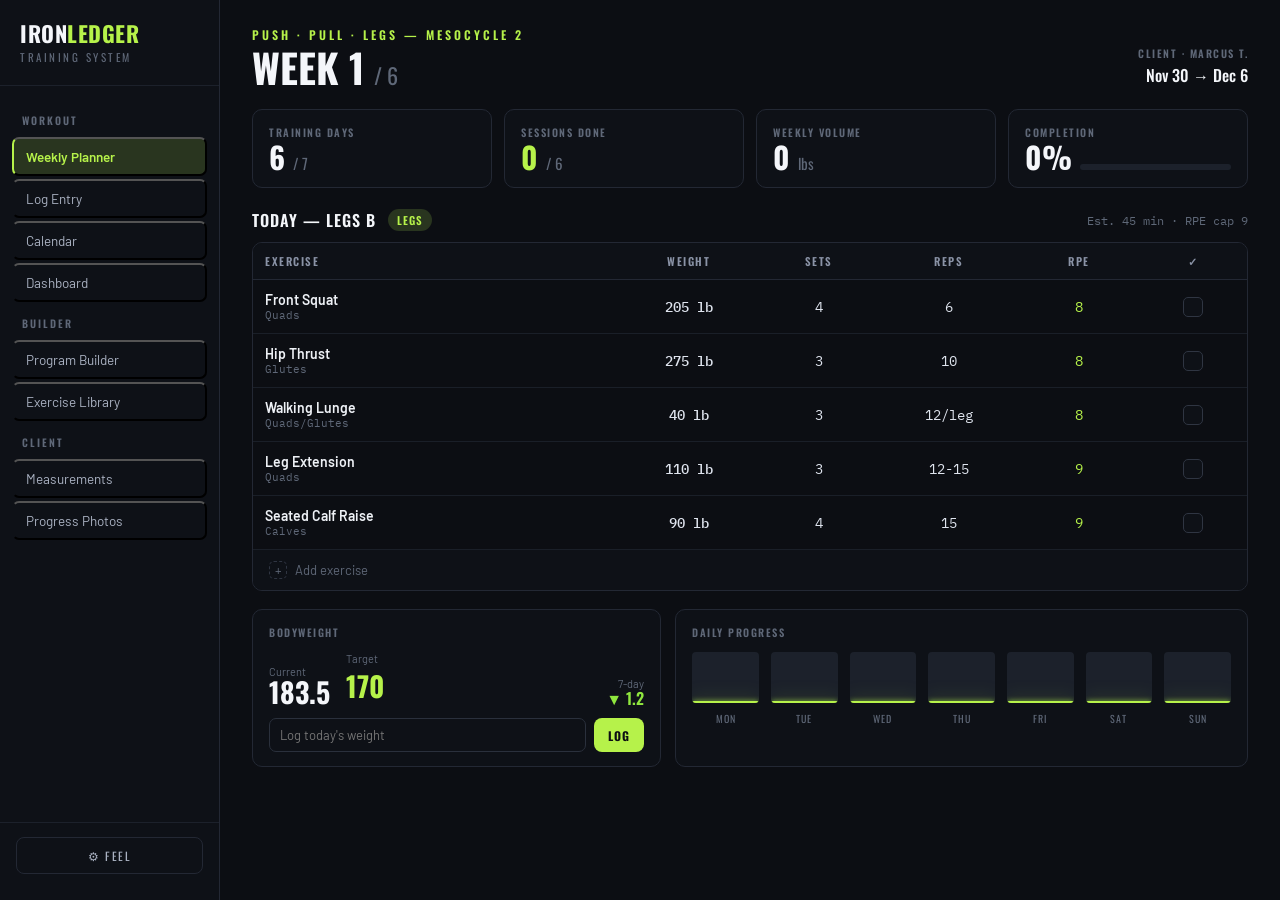
<file: index.html>
<!DOCTYPE html>
<html lang="en">
<head>
<meta charset="utf-8">
<meta name="viewport" content="width=device-width, initial-scale=1">
<title>Iron Ledger — Training System</title>
<link rel="preconnect" href="https://fonts.googleapis.com">
<link rel="preconnect" href="https://fonts.gstatic.com" crossorigin>
<link href="https://fonts.googleapis.com/css2?family=Oswald:wght@300;400;500;600;700&family=Barlow:wght@400;500;600;700&family=IBM+Plex+Mono:wght@400;500;600&display=swap" rel="stylesheet">
<link rel="stylesheet" href="./styles/main.css">
</head>
<body>
<div id="app-shell"></div>
<script type="module" src="./scripts/app.js"></script>
</body>
</html>
</file>
<file: styles/main.css>
/* Iron Ledger — design tokens & shared components
   Derived from Gym Tracker Template.dc.html, direction 1A (Slate + Lime) */

:root {
  --accent: #b6f24a;
  --pad: 1;
  --glow: none;

  --bg: #0c0e13;
  --panel: #12151c;
  --panel-border: #232834;
  --surface: #0e1117;
  --surface-border: #232834;
  --row-border: #1a1f28;
  --chip-border: #2a303c;
  --dash-border: #2f3542;

  --text-heading: #f4f6fa;
  --text-body: #eef1f6;
  --text-body2: #dfe4ee;
  --text-muted: #c3cad6;
  --text-dim: #aab2c2;
  --text-faint: #8a93a6;
  --text-ghost: #5f6878;
  --text-disabled: #3a4150;

  --positive: #8fe63e;
}

* { box-sizing: border-box; }

html, body {
  margin: 0;
  padding: 0;
  background: var(--bg);
  color: var(--text-body);
  font-family: 'Barlow', sans-serif;
  height: 100%;
}

body { min-height: 100vh; }

a { color: var(--accent); text-decoration: none; }
a:hover { filter: brightness(1.1); }

::-webkit-scrollbar { height: 8px; width: 8px; }
::-webkit-scrollbar-thumb { background: #2a2f3a; border-radius: 8px; }

button, input, select, textarea { font-family: inherit; }

/* ---------- layout shell ---------- */

#app-shell {
  display: flex;
  min-height: 100vh;
}

/* sidebar */

.sidebar {
  width: 220px;
  background: var(--surface);
  border-right: 1px solid var(--surface-border);
  padding: 22px 0;
  flex-shrink: 0;
  display: flex;
  flex-direction: column;
  position: sticky;
  top: 0;
  height: 100vh;
}

.sidebar-brand {
  padding: 0 20px 20px;
  border-bottom: 1px solid #1c212b;
}

.sidebar-brand .logo {
  font-family: 'Oswald', sans-serif;
  font-weight: 700;
  font-size: 22px;
  color: var(--text-heading);
  letter-spacing: .5px;
  line-height: 1;
}

.sidebar-brand .logo span { color: var(--accent); }

.sidebar-brand .tagline {
  color: var(--text-ghost);
  font-size: 11px;
  margin-top: 5px;
  font-family: 'Oswald', sans-serif;
  letter-spacing: 2.5px;
}

.sidebar-nav {
  padding: 16px 12px;
  display: flex;
  flex-direction: column;
  gap: 3px;
  overflow-y: auto;
  flex: 1;
}

.sidebar-nav .group-label {
  color: var(--text-ghost);
  font-size: 10.5px;
  letter-spacing: 2px;
  font-family: 'Oswald', sans-serif;
  font-weight: 600;
  padding: 10px 10px 6px;
  text-transform: uppercase;
}

.nav-item {
  display: flex;
  align-items: center;
  gap: 10px;
  padding: 9px 12px;
  border-radius: 7px;
  color: var(--text-dim);
  font-size: 13.5px;
  font-family: 'Barlow', sans-serif;
  cursor: pointer;
  border-left: 2px solid transparent;
  background: none;
  text-align: left;
  width: 100%;
}

.nav-item:hover { color: var(--text-body); }

.nav-item.active {
  background: color-mix(in srgb, var(--accent) 16%, var(--surface));
  color: var(--accent);
  font-weight: 600;
  border-left: 2px solid var(--accent);
}

.sidebar-footer {
  padding: 14px 16px 4px;
  border-top: 1px solid #1c212b;
}

/* main area */

#main-content {
  flex: 1;
  min-width: 0;
  padding: 26px 32px 60px;
}

.page-head {
  display: flex;
  justify-content: space-between;
  align-items: flex-end;
  margin-bottom: 22px;
  gap: 16px;
  flex-wrap: wrap;
}

.eyebrow {
  color: var(--accent);
  font-family: 'Oswald', sans-serif;
  font-weight: 600;
  letter-spacing: 3px;
  font-size: 12px;
  text-transform: uppercase;
}

.page-title {
  font-family: 'Oswald', sans-serif;
  font-weight: 700;
  font-size: 34px;
  color: var(--text-heading);
  line-height: 1;
  margin-top: 4px;
}

.page-title-lg { font-size: 40px; }
.page-title-sm { font-size: 26px; }

/* ---------- shared components ---------- */

.card {
  background: var(--panel);
  border: 1px solid var(--panel-border);
  border-radius: 14px;
}

.stat-strip {
  display: grid;
  grid-template-columns: repeat(4, 1fr);
  gap: 12px;
  margin-bottom: 20px;
}

.stat-box {
  background: var(--surface);
  border: 1px solid var(--surface-border);
  border-radius: 10px;
  padding: 14px 16px;
}

.stat-label {
  color: var(--text-ghost);
  font-size: 10.5px;
  letter-spacing: 1.5px;
  font-family: 'Oswald', sans-serif;
  font-weight: 600;
  text-transform: uppercase;
}

.stat-value {
  font-family: 'Oswald', sans-serif;
  font-weight: 700;
  font-size: 30px;
  color: var(--text-heading);
  line-height: 1.1;
}

.stat-value small { color: var(--text-ghost); font-size: 15px; font-weight: 400; }
.stat-value.accent { color: var(--accent); }

.progress-track {
  flex: 1;
  height: 6px;
  background: #1c212b;
  border-radius: 4px;
  overflow: hidden;
}

.progress-fill {
  height: 100%;
  background: var(--accent);
  box-shadow: var(--glow);
}

.section-label {
  font-family: 'Oswald', sans-serif;
  font-weight: 600;
  font-size: 16px;
  color: var(--text-heading);
  letter-spacing: 1px;
}

.pill {
  background: color-mix(in srgb, var(--accent) 16%, var(--surface));
  color: var(--accent);
  font-size: 11px;
  font-weight: 600;
  padding: 3px 9px;
  border-radius: 20px;
  font-family: 'Oswald', sans-serif;
  letter-spacing: 1px;
  text-transform: uppercase;
}

.pill.outline {
  background: var(--surface);
  color: var(--text-faint);
  border: 1px solid var(--surface-border);
}

.mono { font-family: 'IBM Plex Mono', monospace; }
.muted { color: var(--text-ghost); }

/* table-ish grid */

.grid-table {
  border: 1px solid var(--surface-border);
  border-radius: 10px;
  overflow: hidden;
}

.grid-head {
  display: grid;
  background: var(--surface);
  border-bottom: 1px solid var(--surface-border);
}

.grid-head > div {
  padding: 10px 12px;
  color: var(--text-faint);
  font-family: 'Oswald', sans-serif;
  font-weight: 600;
  font-size: 11px;
  letter-spacing: 1.5px;
  text-transform: uppercase;
}

.grid-row {
  display: grid;
  border-bottom: 1px solid var(--row-border);
  align-items: center;
}

.grid-row > div {
  padding: calc(11px * var(--pad)) 12px;
}

.grid-row:hover { background: rgba(255,255,255,.015); }

.center { text-align: center; }
.right { text-align: right; }

.check-done {
  width: 20px; height: 20px; border-radius: 5px;
  background: var(--accent); box-shadow: var(--glow);
  color: #0c0e13; display: flex; align-items: center; justify-content: center;
  font-size: 13px; font-weight: 700; border: none; cursor: pointer;
}

.check-pending {
  width: 20px; height: 20px; border-radius: 5px;
  border: 1.5px solid var(--dash-border); background: var(--surface);
  cursor: pointer; padding: 0;
}

.add-row {
  display: flex; align-items: center; gap: 8px;
  padding: calc(11px * var(--pad)) 16px;
  color: var(--text-ghost); font-size: 13px; background: var(--surface);
  cursor: pointer; border: none; width: 100%; text-align: left;
  font-family: 'Barlow', sans-serif;
}
.add-row:hover { color: var(--text-dim); }

.add-row .plus {
  width: 18px; height: 18px; border-radius: 5px; border: 1.5px dashed var(--dash-border);
  display: flex; align-items: center; justify-content: center; font-size: 13px; flex-shrink: 0;
}

.field {
  display: inline-block; min-width: 56px;
  background: var(--surface); border: 1px solid var(--chip-border); border-radius: 7px;
  padding: 6px 8px; font-family: 'IBM Plex Mono', monospace; color: var(--text-body);
  font-size: 14px; font-weight: 600; text-align: center;
}

input.field { width: 100%; }

.btn {
  font-family: 'Oswald', sans-serif; letter-spacing: 1px; font-size: 12px;
  border-radius: 8px; padding: 8px 14px; border: 1px solid var(--surface-border);
  background: var(--surface); color: var(--text-dim); cursor: pointer;
  text-transform: uppercase;
}
.btn:hover { color: var(--text-body); border-color: var(--chip-border); }

.btn.primary {
  background: var(--accent); color: #0c0e13; font-weight: 700; border: none;
}
.btn.primary:hover { filter: brightness(1.08); }

.btn.accent-outline {
  background: color-mix(in srgb, var(--accent) 16%, var(--surface));
  color: var(--accent); border: none;
}

.icon-btn {
  width: 30px; height: 30px; display: flex; align-items: center; justify-content: center;
  background: var(--surface); border: 1px solid var(--surface-border); border-radius: 8px;
  color: var(--text-dim); cursor: pointer; font-size: 14px;
}
.icon-btn:hover { color: var(--text-body); }

/* bars */

.bar-chart {
  display: flex; align-items: flex-end; gap: 12px;
}

.bar-col {
  flex: 1; display: flex; flex-direction: column; align-items: center; gap: 8px;
  justify-content: flex-end; height: 100%;
}

.bar-track {
  width: 100%; background: #1c212b; border-radius: 4px;
  display: flex; align-items: flex-end; overflow: hidden;
}

.bar-fill {
  width: 100%; background: var(--accent); box-shadow: var(--glow);
  border-radius: 4px 4px 0 0; transition: height .2s ease;
}

.bar-label { color: var(--text-ghost); font-size: 10px; font-family: 'Oswald', sans-serif; letter-spacing: 1px; }

/* forms */

textarea, input[type=text], input[type=number], input[type=date] {
  background: var(--surface); border: 1px solid var(--chip-border); border-radius: 7px;
  color: var(--text-body); padding: 8px 10px; font-size: 13px;
}
textarea:focus, input:focus, select:focus { outline: 1px solid var(--accent); }

/* tweaks panel */

.tweaks-toggle {
  width: 100%; display: flex; align-items: center; justify-content: center; gap: 8px;
  background: var(--surface); border: 1px solid var(--surface-border); color: var(--text-dim);
  border-radius: 8px; padding: 9px 10px; font-family: 'Oswald', sans-serif; font-size: 11.5px;
  letter-spacing: 1.5px; cursor: pointer; text-transform: uppercase;
}
.tweaks-toggle:hover { color: var(--text-body); }

.tweaks-panel {
  position: fixed; bottom: 20px; left: 20px; width: 260px;
  background: var(--panel); border: 1px solid var(--panel-border); border-radius: 14px;
  padding: 18px; box-shadow: 0 30px 80px -20px rgba(0,0,0,.7); z-index: 50;
}

.tweaks-panel h4 {
  margin: 0 0 14px; font-family: 'Oswald', sans-serif; font-size: 13px; letter-spacing: 2px;
  color: var(--text-faint); text-transform: uppercase;
}

.tweaks-field { margin-bottom: 14px; }
.tweaks-field:last-child { margin-bottom: 0; }

.tweaks-field label {
  display: block; color: var(--text-ghost); font-size: 10.5px; letter-spacing: 1.5px;
  font-family: 'Oswald', sans-serif; font-weight: 600; margin-bottom: 8px; text-transform: uppercase;
}

.swatch-row { display: flex; gap: 8px; }

.swatch {
  width: 26px; height: 26px; border-radius: 50%; cursor: pointer; border: 2px solid transparent;
  padding: 0;
}
.swatch.active { border-color: var(--text-heading); }

.seg-row { display: flex; gap: 6px; }

.seg-btn {
  flex: 1; background: var(--surface); border: 1px solid var(--surface-border); color: var(--text-dim);
  border-radius: 7px; padding: 7px 4px; font-size: 11.5px; cursor: pointer; font-family: 'Oswald', sans-serif;
  letter-spacing: .5px;
}
.seg-btn.active { background: color-mix(in srgb, var(--accent) 20%, var(--surface)); color: var(--accent); border-color: var(--accent); }

/* image slot */

.image-slot {
  width: 100%; height: 100%; position: relative; background: var(--surface);
  display: flex; align-items: center; justify-content: center; cursor: pointer; overflow: hidden;
}
.image-slot img { width: 100%; height: 100%; object-fit: cover; display: block; }
.image-slot .placeholder-text {
  color: var(--text-ghost); font-size: 12px; font-family: 'IBM Plex Mono', monospace; text-align: center; padding: 0 10px;
}
.image-slot.drag-over { outline: 2px dashed var(--accent); outline-offset: -2px; }
.image-slot .remove-btn {
  position: absolute; top: 6px; right: 6px; width: 22px; height: 22px; border-radius: 6px;
  background: rgba(12,14,19,.8); border: 1px solid var(--surface-border); color: var(--text-dim);
  display: flex; align-items: center; justify-content: center; cursor: pointer; font-size: 12px;
}

/* exercise demo media (photos + fallback art) */

.photo-demo {
  position: absolute; inset: 0; background: #fff;
}
.photo-demo img {
  position: absolute; inset: 0; width: 100%; height: 100%;
  object-fit: contain; display: block;
}
.photo-demo .frame2 {
  opacity: 0;
  animation: demo-flip 2s steps(1) infinite;
}
@keyframes demo-flip {
  0%, 49% { opacity: 0; }
  50%, 100% { opacity: 1; }
}

.art-thumb .photo-thumb {
  width: 100%; height: 100%; object-fit: cover; display: block; background: #fff;
}

/* exercise demo art */

.art-thumb {
  width: 52px; height: 36px; flex-shrink: 0;
  background: var(--surface); border: 1px solid var(--surface-border); border-radius: 6px;
  overflow: hidden;
}
.art-thumb svg { width: 100%; height: 100%; display: block; }

.image-slot .art-ph { position: absolute; inset: 0; display: flex; padding: 6px; }
.image-slot .art-ph svg { width: 100%; height: 100%; }
.image-slot .art-hint {
  position: absolute; bottom: 8px; left: 50%; transform: translateX(-50%);
  text-align: center; white-space: nowrap;
  color: var(--text-dim); font-size: 11px; font-family: 'IBM Plex Mono', monospace;
  background: rgba(12, 14, 19, .78); border-radius: 6px; padding: 3px 10px;
  pointer-events: none;
}

/* modal */

.modal-overlay {
  position: fixed; inset: 0; background: rgba(4, 5, 8, .72);
  display: flex; align-items: center; justify-content: center; z-index: 100; padding: 24px;
}

.modal-box {
  width: 580px; max-width: 100%; max-height: 84vh; background: var(--panel);
  border: 1px solid var(--panel-border); border-radius: 14px; padding: 20px;
  display: flex; flex-direction: column; box-shadow: 0 30px 80px -20px rgba(0, 0, 0, .7);
}

.modal-head { display: flex; align-items: center; justify-content: space-between; flex-shrink: 0; }

.modal-list {
  overflow-y: auto; display: flex; flex-direction: column; flex: 1; min-height: 0;
  border-top: 1px solid var(--surface-border);
}

.modal-list-row {
  display: flex; align-items: center; justify-content: space-between; padding: 11px 8px;
  border-bottom: 1px solid var(--row-border); cursor: pointer;
}
.modal-list-row:hover { background: var(--surface); }

/* misc */

.flex { display: flex; }
.flex-col { display: flex; flex-direction: column; }
.gap-6 { gap: 6px; } .gap-8 { gap: 8px; } .gap-10 { gap: 10px; } .gap-12 { gap: 12px; } .gap-14 { gap: 14px; }
.grow { flex: 1; }

.chip {
  background: #161b24; border: 1px solid var(--surface-border); border-left: 2px solid var(--accent);
  border-radius: 6px; padding: 6px 8px; color: var(--text-muted); font-size: 11px; line-height: 1.25;
}

@media (max-width: 900px) {
  .sidebar { display: none; }
}
</file>
